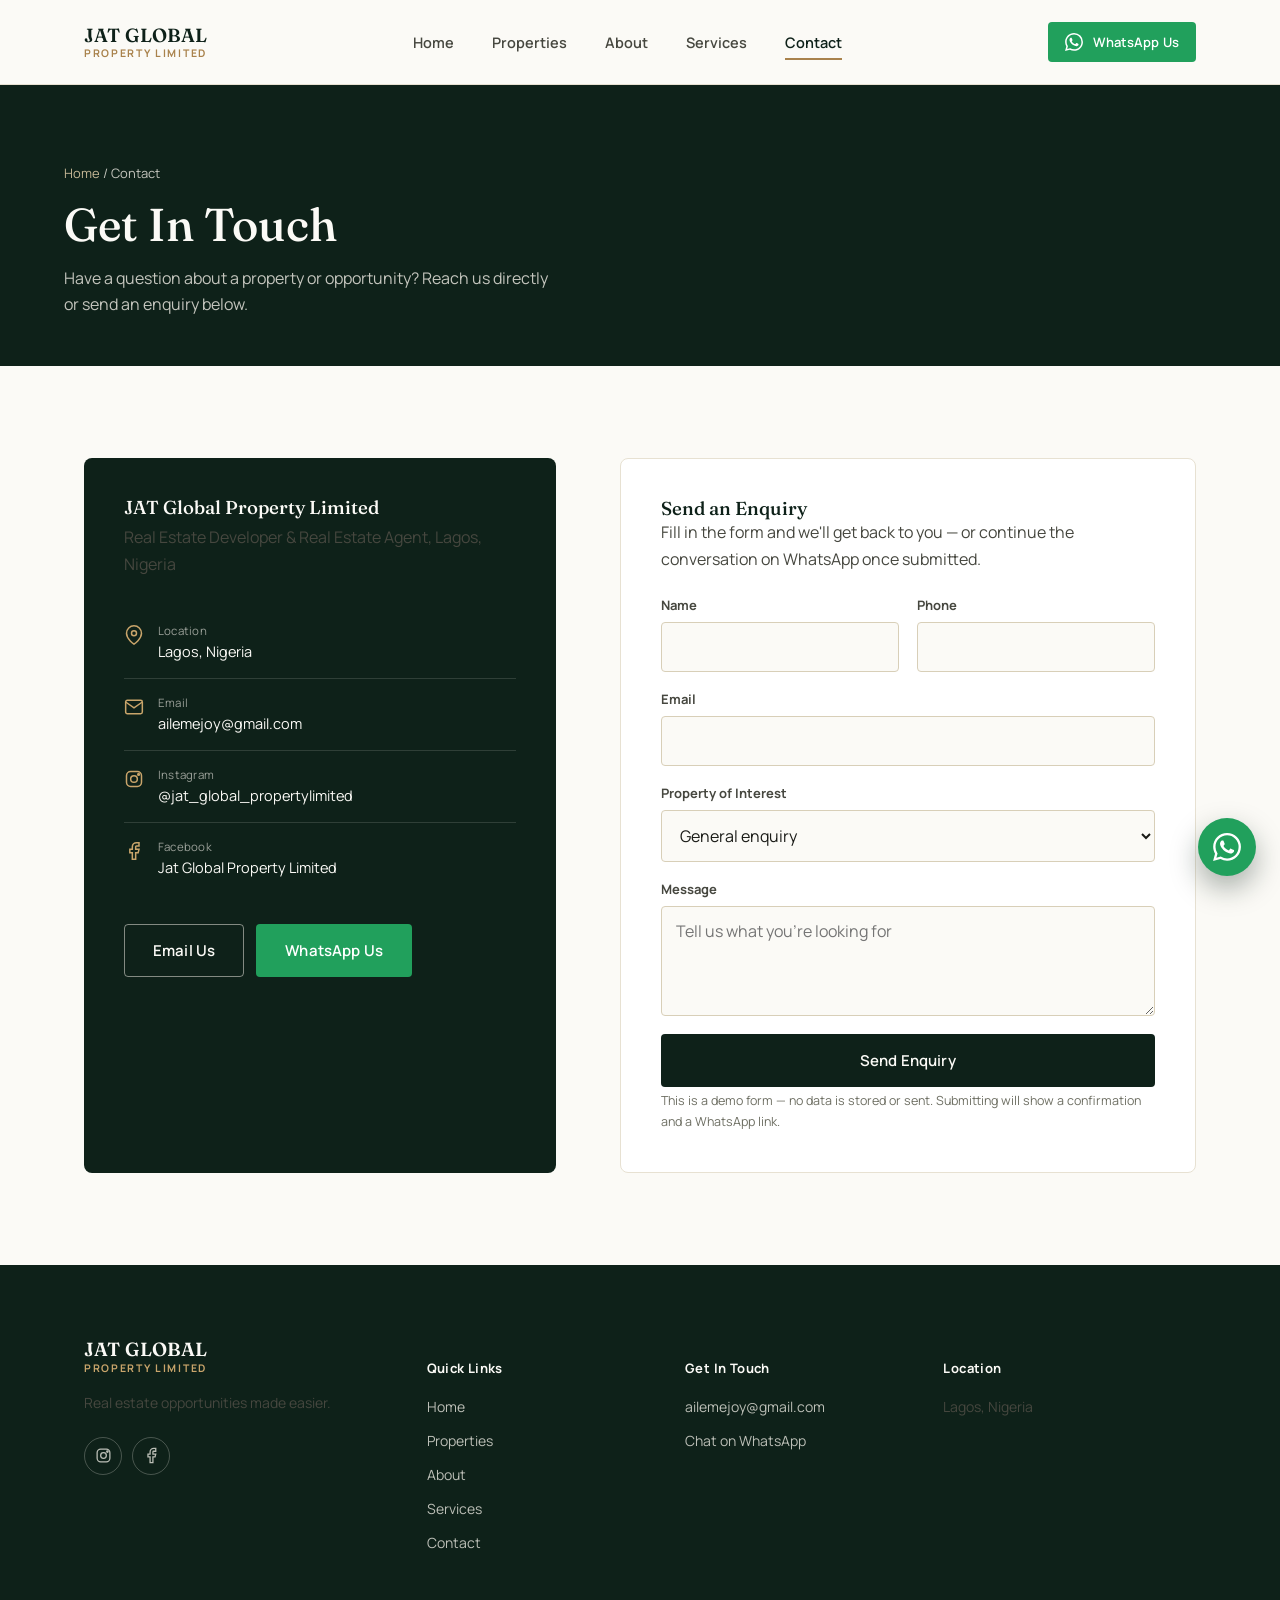
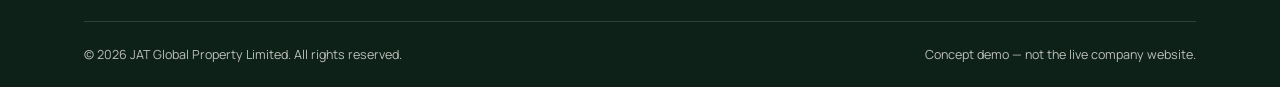
<file: contact.html>
<!DOCTYPE html>
<html lang="en">
<head>
<meta charset="UTF-8">
<meta name="viewport" content="width=device-width, initial-scale=1.0">
<title>Contact Us — JAT Global Property Limited</title>
<meta name="description" content="Contact JAT Global Property Limited in Lagos, Nigeria. Reach us on WhatsApp, email, Instagram or Facebook, or send an enquiry directly.">
<link rel="preconnect" href="https://fonts.googleapis.com">
<link rel="preconnect" href="https://fonts.gstatic.com" crossorigin>
<link href="https://fonts.googleapis.com/css2?family=Fraunces:opsz,wght@9..144,400;9..144,500;9..144,600&family=Manrope:wght@400;500;600;700;800&display=swap" rel="stylesheet">
<link rel="stylesheet" href="css/style.css">
<link rel="stylesheet" href="css/responsive.css">
</head>
<body>

<header class="navbar">
  <div class="container">
    <a href="index.html" class="brand">
      <span class="brand-line1">JAT GLOBAL</span>
      <span class="brand-line2">PROPERTY LIMITED</span>
    </a>
    <nav class="nav-links" aria-label="Primary">
      <a href="index.html">Home</a>
      <a href="properties.html">Properties</a>
      <a href="about.html">About</a>
      <a href="services.html">Services</a>
      <a href="contact.html">Contact</a>
    </nav>
    <div class="nav-cta">
      <a href="#" class="btn btn-whatsapp btn-sm" data-whatsapp="general">
        <svg class="btn-icon-wa" viewBox="0 0 24 24" fill="currentColor"><path d="M17.472 14.382c-.297-.149-1.758-.867-2.03-.967-.273-.099-.471-.148-.67.15-.197.297-.767.966-.94 1.164-.173.199-.347.223-.644.075-.297-.15-1.255-.463-2.39-1.475-.883-.788-1.48-1.761-1.653-2.059-.173-.297-.018-.458.13-.606.134-.133.298-.347.446-.52.149-.174.198-.298.298-.497.099-.198.05-.371-.025-.52-.075-.149-.669-1.612-.916-2.207-.242-.579-.487-.5-.669-.51-.173-.008-.371-.01-.57-.01-.198 0-.52.074-.792.372-.272.297-1.04 1.016-1.04 2.479 0 1.462 1.065 2.875 1.213 3.074.149.198 2.096 3.2 5.077 4.487.709.306 1.262.489 1.694.625.712.227 1.36.195 1.871.118.571-.085 1.758-.719 2.006-1.413.248-.694.248-1.288.173-1.413-.074-.124-.272-.198-.57-.347z"/><path d="M12.05 21.785h-.004a9.87 9.87 0 0 1-5.031-1.378l-.361-.214-3.741.982.998-3.648-.235-.374a9.86 9.86 0 0 1-1.51-5.256c.001-5.45 4.436-9.884 9.888-9.884 2.64 0 5.122 1.03 6.988 2.898a9.822 9.822 0 0 1 2.893 6.994c-.003 5.45-4.437 9.88-9.885 9.88zm8.413-18.297A11.815 11.815 0 0 0 12.05 0C5.495 0 .16 5.335.157 11.892c0 2.096.547 4.142 1.588 5.945L.057 24l6.304-1.654a11.87 11.87 0 0 0 5.684 1.448h.005c6.554 0 11.89-5.335 11.893-11.893a11.82 11.82 0 0 0-3.48-8.413z"/></svg>
        <span class="btn-label-full">WhatsApp Us</span>
      </a>
      <button class="nav-toggle" aria-label="Open menu" aria-expanded="false"><span></span><span></span><span></span></button>
    </div>
  </div>
</header>

<div class="mobile-nav">
  <a href="index.html">Home</a>
  <a href="properties.html">Properties</a>
  <a href="about.html">About</a>
  <a href="services.html">Services</a>
  <a href="contact.html">Contact</a>
  <a href="#" class="btn btn-whatsapp btn-block" data-whatsapp="general">Chat on WhatsApp</a>
</div>

<main>
  <div class="page-header">
    <div class="container">
      <p class="breadcrumb"><a href="index.html">Home</a> / Contact</p>
      <h1>Get In Touch</h1>
      <p>Have a question about a property or opportunity? Reach us directly or send an enquiry below.</p>
    </div>
  </div>

  <section class="section">
    <div class="container">
      <div class="contact-grid">
        <div class="contact-info-card reveal">
          <h3>JAT Global Property Limited</h3>
          <p>Real Estate Developer &amp; Real Estate Agent, Lagos, Nigeria</p>

          <div class="contact-line">
            <svg viewBox="0 0 24 24" fill="none" stroke="currentColor" stroke-width="1.8"><path d="M21 10c0 7-9 13-9 13s-9-6-9-13a9 9 0 0 1 18 0z"/><circle cx="12" cy="10" r="3"/></svg>
            <div><small>Location</small><span>Lagos, Nigeria</span></div>
          </div>
          <div class="contact-line">
            <svg viewBox="0 0 24 24" fill="none" stroke="currentColor" stroke-width="1.8"><rect x="2" y="4" width="20" height="16" rx="2"/><path d="M22 6l-10 7L2 6"/></svg>
            <div><small>Email</small><a href="mailto:ailemejoy@gmail.com">ailemejoy@gmail.com</a></div>
          </div>
          <div class="contact-line">
            <svg viewBox="0 0 24 24" fill="none" stroke="currentColor" stroke-width="1.8"><rect x="3" y="3" width="18" height="18" rx="5"/><circle cx="12" cy="12" r="4"/><circle cx="17.5" cy="6.5" r="1"/></svg>
            <div><small>Instagram</small><a href="https://instagram.com/jat_global_propertylimited" target="_blank" rel="noopener">@jat_global_propertylimited</a></div>
          </div>
          <div class="contact-line">
            <svg viewBox="0 0 24 24" fill="none" stroke="currentColor" stroke-width="1.8"><path d="M18 2h-3a5 5 0 0 0-5 5v3H7v4h3v8h4v-8h3l1-4h-4V7a1 1 0 0 1 1-1h3z"/></svg>
            <div><small>Facebook</small><a href="https://facebook.com/JatGlobalPropertyLimited" target="_blank" rel="noopener">Jat Global Property Limited</a></div>
          </div>

          <div style="display:flex;gap:12px;margin-top:30px;flex-wrap:wrap">
            <a href="mailto:ailemejoy@gmail.com" class="btn btn-outline-light">Email Us</a>
            <a href="#" class="btn btn-whatsapp" data-whatsapp="general">WhatsApp Us</a>
          </div>
        </div>

        <div class="form-card reveal">
          <div id="contact-form-wrap">
            <h3>Send an Enquiry</h3>
            <p style="margin-bottom:24px">Fill in the form and we'll get back to you — or continue the conversation on WhatsApp once submitted.</p>
            <form id="contact-form">
              <div class="form-row">
                <div class="form-group">
                  <label for="c-name">Name</label>
                  <input type="text" id="c-name" name="name" required>
                </div>
                <div class="form-group">
                  <label for="c-phone">Phone</label>
                  <input type="tel" id="c-phone" name="phone" required>
                </div>
              </div>
              <div class="form-group">
                <label for="c-email">Email</label>
                <input type="email" id="c-email" name="email" required>
              </div>
              <div class="form-group">
                <label for="c-property">Property of Interest</label>
                <select id="c-property" name="property">
                  <option value="">General enquiry</option>
                  <option>4-Bedroom Bungalow, Solace City</option>
                  <option>3-Bedroom Bungalow, Solace City</option>
                  <option>Serviced Plots, Alpha Garden City Resort</option>
                  <option>Investment Plots, Itura Garden Estate</option>
                  <option>Other / Not sure yet</option>
                </select>
              </div>
              <div class="form-group">
                <label for="c-message">Message</label>
                <textarea id="c-message" name="message" placeholder="Tell us what you're looking for" required></textarea>
              </div>
              <button type="submit" class="btn btn-primary btn-block">Send Enquiry</button>
              <p class="form-note">This is a demo form — no data is stored or sent. Submitting will show a confirmation and a WhatsApp link.</p>
            </form>
          </div>

          <div class="success-state" id="contact-success">
            <div class="success-icon">
              <svg viewBox="0 0 24 24" fill="none" stroke="currentColor" stroke-width="2.5"><polyline points="20 6 9 17 4 12"/></svg>
            </div>
            <h3>Enquiry Received</h3>
            <p>Thank you for reaching out — an agent will get back to you shortly. For a faster response, continue the conversation on WhatsApp.</p>
            <div class="success-actions">
              <a href="#" id="contact-success-whatsapp" class="btn btn-whatsapp" target="_blank" rel="noopener">Continue on WhatsApp</a>
            </div>
          </div>
        </div>
      </div>
    </div>
  </section>
</main>

<footer class="footer">
  <div class="container">
    <div class="footer-grid">
      <div class="footer-brand">
        <div class="brand-line1">JAT GLOBAL</div>
        <div class="brand-line2">PROPERTY LIMITED</div>
        <p class="footer-tagline">Real estate opportunities made easier.</p>
        <div class="footer-social" style="margin-top:22px">
          <a href="https://instagram.com/jat_global_propertylimited" target="_blank" rel="noopener" aria-label="Instagram"><svg viewBox="0 0 24 24" fill="none" stroke="currentColor" stroke-width="1.8"><rect x="3" y="3" width="18" height="18" rx="5"/><circle cx="12" cy="12" r="4"/><circle cx="17.5" cy="6.5" r="1"/></svg></a>
          <a href="https://facebook.com/JatGlobalPropertyLimited" target="_blank" rel="noopener" aria-label="Facebook"><svg viewBox="0 0 24 24" fill="none" stroke="currentColor" stroke-width="1.8"><path d="M18 2h-3a5 5 0 0 0-5 5v3H7v4h3v8h4v-8h3l1-4h-4V7a1 1 0 0 1 1-1h3z"/></svg></a>
        </div>
      </div>
      <div>
        <h5>Quick Links</h5>
        <ul class="footer-links">
          <li><a href="index.html">Home</a></li>
          <li><a href="properties.html">Properties</a></li>
          <li><a href="about.html">About</a></li>
          <li><a href="services.html">Services</a></li>
          <li><a href="contact.html">Contact</a></li>
        </ul>
      </div>
      <div>
        <h5>Get In Touch</h5>
        <ul class="footer-links">
          <li><a href="mailto:ailemejoy@gmail.com">ailemejoy@gmail.com</a></li>
          <li><a href="#" data-whatsapp="general">Chat on WhatsApp</a></li>
        </ul>
      </div>
      <div>
        <h5>Location</h5>
        <p style="font-size:14px">Lagos, Nigeria</p>
      </div>
    </div>
    <div class="footer-bottom">
      <span>© 2026 JAT Global Property Limited. All rights reserved.</span>
      <span>Concept demo — not the live company website.</span>
    </div>
  </div>
</footer>

<a href="#" class="float-whatsapp" data-whatsapp="general" aria-label="Chat on WhatsApp">
  <svg viewBox="0 0 24 24" fill="currentColor"><path d="M17.472 14.382c-.297-.149-1.758-.867-2.03-.967-.273-.099-.471-.148-.67.15-.197.297-.767.966-.94 1.164-.173.199-.347.223-.644.075-.297-.15-1.255-.463-2.39-1.475-.883-.788-1.48-1.761-1.653-2.059-.173-.297-.018-.458.13-.606.134-.133.298-.347.446-.52.149-.174.198-.298.298-.497.099-.198.05-.371-.025-.52-.075-.149-.669-1.612-.916-2.207-.242-.579-.487-.5-.669-.51-.173-.008-.371-.01-.57-.01-.198 0-.52.074-.792.372-.272.297-1.04 1.016-1.04 2.479 0 1.462 1.065 2.875 1.213 3.074.149.198 2.096 3.2 5.077 4.487.709.306 1.262.489 1.694.625.712.227 1.36.195 1.871.118.571-.085 1.758-.719 2.006-1.413.248-.694.248-1.288.173-1.413-.074-.124-.272-.198-.57-.347z"/><path d="M12.05 21.785h-.004a9.87 9.87 0 0 1-5.031-1.378l-.361-.214-3.741.982.998-3.648-.235-.374a9.86 9.86 0 0 1-1.51-5.256c.001-5.45 4.436-9.884 9.888-9.884 2.64 0 5.122 1.03 6.988 2.898a9.822 9.822 0 0 1 2.893 6.994c-.003 5.45-4.437 9.88-9.885 9.88zm8.413-18.297A11.815 11.815 0 0 0 12.05 0C5.495 0 .16 5.335.157 11.892c0 2.096.547 4.142 1.588 5.945L.057 24l6.304-1.654a11.87 11.87 0 0 0 5.684 1.448h.005c6.554 0 11.89-5.335 11.893-11.893a11.82 11.82 0 0 0-3.48-8.413z"/></svg>
</a>

<script src="js/data.js"></script>
<script src="js/whatsapp.js"></script>
<script src="js/main.js"></script>
</body>
</html>
</file>
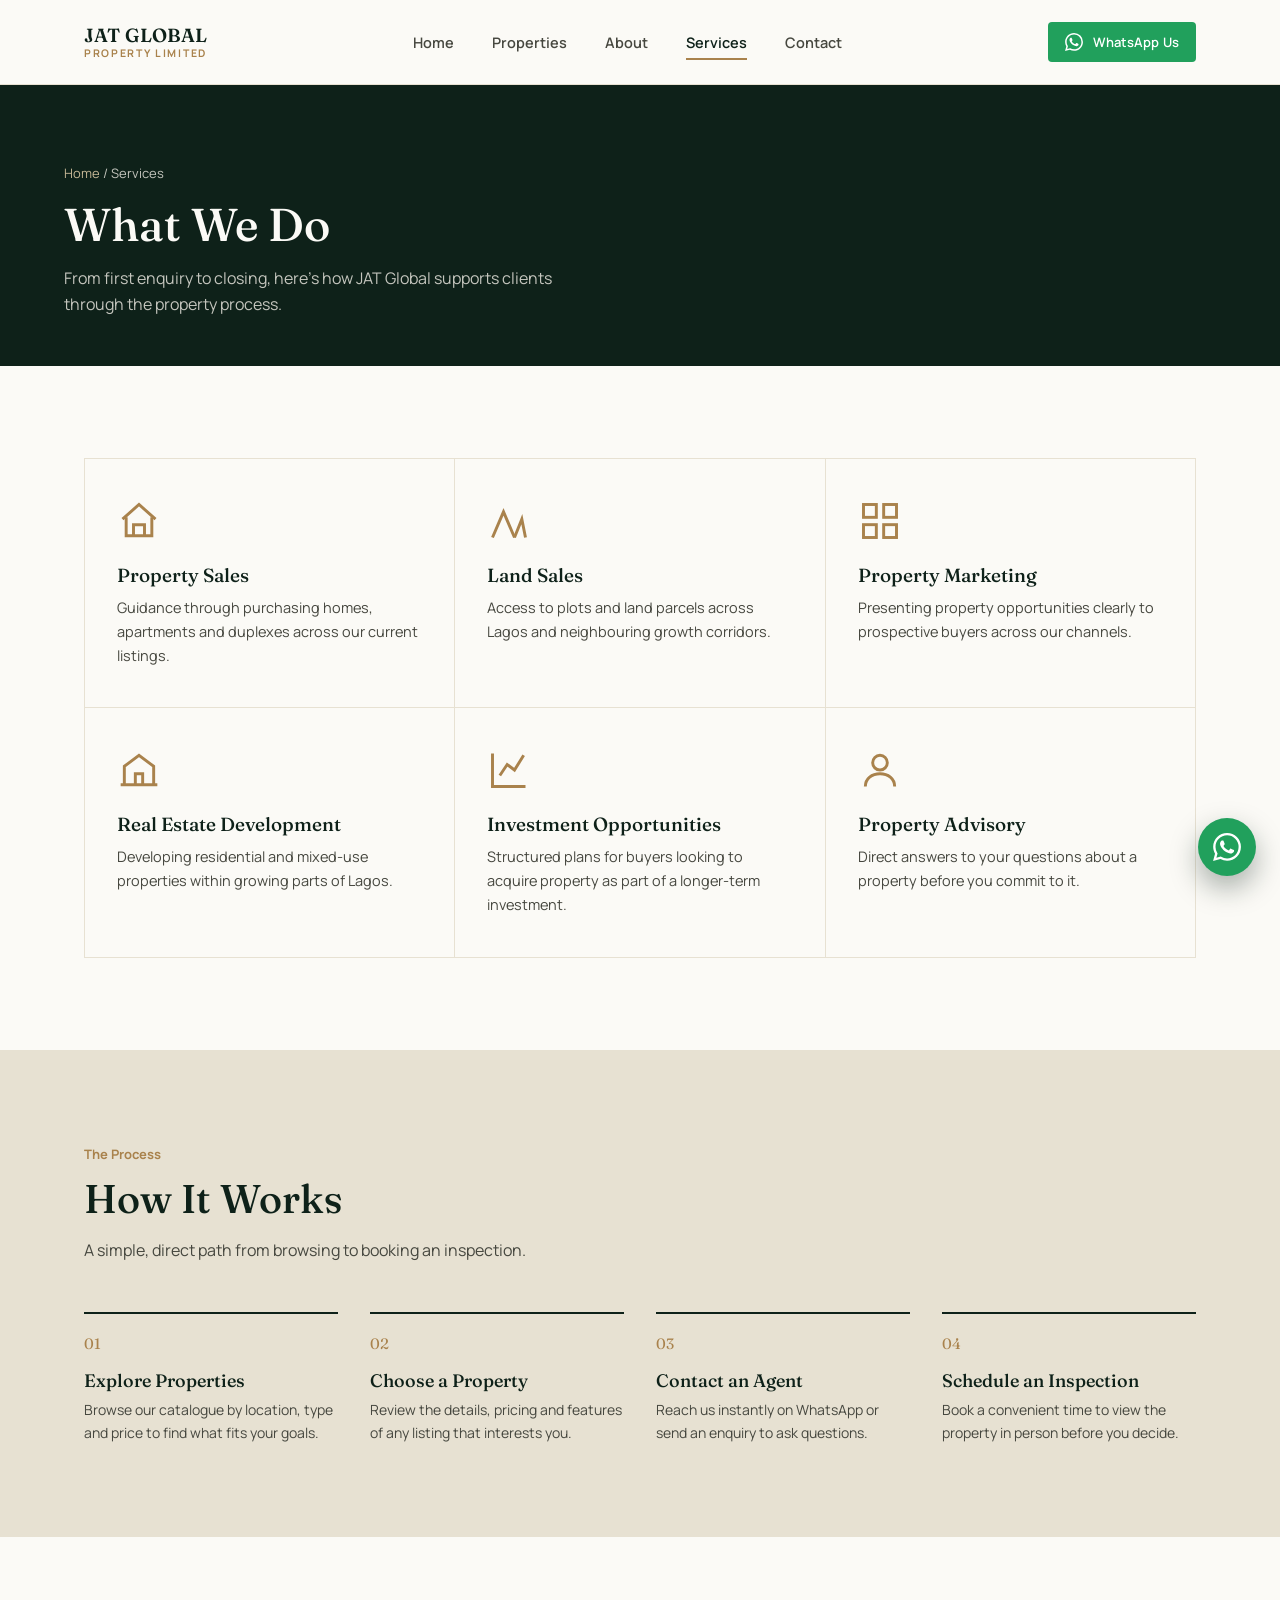
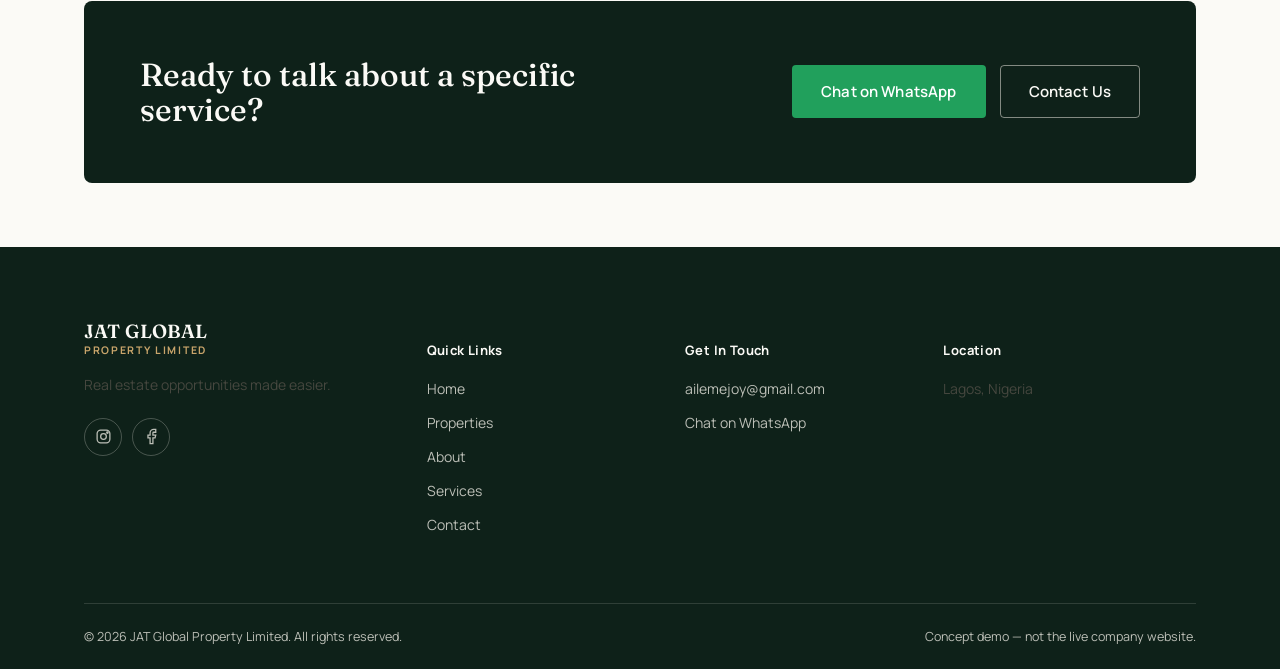
<file: services.html>
<!DOCTYPE html>
<html lang="en">
<head>
<meta charset="UTF-8">
<meta name="viewport" content="width=device-width, initial-scale=1.0">
<title>Services — JAT Global Property Limited</title>
<meta name="description" content="Property sales, land sales, marketing, development, investment opportunities and advisory services from JAT Global Property Limited.">
<link rel="preconnect" href="https://fonts.googleapis.com">
<link rel="preconnect" href="https://fonts.gstatic.com" crossorigin>
<link href="https://fonts.googleapis.com/css2?family=Fraunces:opsz,wght@9..144,400;9..144,500;9..144,600&family=Manrope:wght@400;500;600;700;800&display=swap" rel="stylesheet">
<link rel="stylesheet" href="css/style.css">
<link rel="stylesheet" href="css/responsive.css">
</head>
<body>

<header class="navbar">
  <div class="container">
    <a href="index.html" class="brand">
      <span class="brand-line1">JAT GLOBAL</span>
      <span class="brand-line2">PROPERTY LIMITED</span>
    </a>
    <nav class="nav-links" aria-label="Primary">
      <a href="index.html">Home</a>
      <a href="properties.html">Properties</a>
      <a href="about.html">About</a>
      <a href="services.html">Services</a>
      <a href="contact.html">Contact</a>
    </nav>
    <div class="nav-cta">
      <a href="#" class="btn btn-whatsapp btn-sm" data-whatsapp="general">
        <svg class="btn-icon-wa" viewBox="0 0 24 24" fill="currentColor"><path d="M17.472 14.382c-.297-.149-1.758-.867-2.03-.967-.273-.099-.471-.148-.67.15-.197.297-.767.966-.94 1.164-.173.199-.347.223-.644.075-.297-.15-1.255-.463-2.39-1.475-.883-.788-1.48-1.761-1.653-2.059-.173-.297-.018-.458.13-.606.134-.133.298-.347.446-.52.149-.174.198-.298.298-.497.099-.198.05-.371-.025-.52-.075-.149-.669-1.612-.916-2.207-.242-.579-.487-.5-.669-.51-.173-.008-.371-.01-.57-.01-.198 0-.52.074-.792.372-.272.297-1.04 1.016-1.04 2.479 0 1.462 1.065 2.875 1.213 3.074.149.198 2.096 3.2 5.077 4.487.709.306 1.262.489 1.694.625.712.227 1.36.195 1.871.118.571-.085 1.758-.719 2.006-1.413.248-.694.248-1.288.173-1.413-.074-.124-.272-.198-.57-.347z"/><path d="M12.05 21.785h-.004a9.87 9.87 0 0 1-5.031-1.378l-.361-.214-3.741.982.998-3.648-.235-.374a9.86 9.86 0 0 1-1.51-5.256c.001-5.45 4.436-9.884 9.888-9.884 2.64 0 5.122 1.03 6.988 2.898a9.822 9.822 0 0 1 2.893 6.994c-.003 5.45-4.437 9.88-9.885 9.88zm8.413-18.297A11.815 11.815 0 0 0 12.05 0C5.495 0 .16 5.335.157 11.892c0 2.096.547 4.142 1.588 5.945L.057 24l6.304-1.654a11.87 11.87 0 0 0 5.684 1.448h.005c6.554 0 11.89-5.335 11.893-11.893a11.82 11.82 0 0 0-3.48-8.413z"/></svg>
        <span class="btn-label-full">WhatsApp Us</span>
      </a>
      <button class="nav-toggle" aria-label="Open menu" aria-expanded="false"><span></span><span></span><span></span></button>
    </div>
  </div>
</header>

<div class="mobile-nav">
  <a href="index.html">Home</a>
  <a href="properties.html">Properties</a>
  <a href="about.html">About</a>
  <a href="services.html">Services</a>
  <a href="contact.html">Contact</a>
  <a href="#" class="btn btn-whatsapp btn-block" data-whatsapp="general">Chat on WhatsApp</a>
</div>

<main>
  <div class="page-header">
    <div class="container">
      <p class="breadcrumb"><a href="index.html">Home</a> / Services</p>
      <h1>What We Do</h1>
      <p>From first enquiry to closing, here's how JAT Global supports clients through the property process.</p>
    </div>
  </div>

  <section class="section">
    <div class="container">
      <div class="services-grid">
        <div class="service-card reveal">
          <div class="service-icon"><svg viewBox="0 0 24 24" fill="none" stroke="currentColor" stroke-width="1.6"><path d="M3 11l9-8 9 8"/><path d="M5 10v10h14V10"/><path d="M9 20v-6h6v6"/></svg></div>
          <h3>Property Sales</h3>
          <p>Guidance through purchasing homes, apartments and duplexes across our current listings.</p>
        </div>
        <div class="service-card reveal">
          <div class="service-icon"><svg viewBox="0 0 24 24" fill="none" stroke="currentColor" stroke-width="1.6"><path d="M3 21l6-14 6 14"/><path d="M15 21l4-10 2 10"/></svg></div>
          <h3>Land Sales</h3>
          <p>Access to plots and land parcels across Lagos and neighbouring growth corridors.</p>
        </div>
        <div class="service-card reveal">
          <div class="service-icon"><svg viewBox="0 0 24 24" fill="none" stroke="currentColor" stroke-width="1.6"><rect x="3" y="3" width="7" height="7"/><rect x="14" y="3" width="7" height="7"/><rect x="3" y="14" width="7" height="7"/><rect x="14" y="14" width="7" height="7"/></svg></div>
          <h3>Property Marketing</h3>
          <p>Presenting property opportunities clearly to prospective buyers across our channels.</p>
        </div>
        <div class="service-card reveal">
          <div class="service-icon"><svg viewBox="0 0 24 24" fill="none" stroke="currentColor" stroke-width="1.6"><path d="M2 20h20"/><path d="M4 20V10l8-6 8 6v10"/><path d="M10 20v-6h4v6"/></svg></div>
          <h3>Real Estate Development</h3>
          <p>Developing residential and mixed-use properties within growing parts of Lagos.</p>
        </div>
        <div class="service-card reveal">
          <div class="service-icon"><svg viewBox="0 0 24 24" fill="none" stroke="currentColor" stroke-width="1.6"><path d="M3 3v18h18"/><path d="M7 15l4-6 4 3 5-8"/></svg></div>
          <h3>Investment Opportunities</h3>
          <p>Structured plans for buyers looking to acquire property as part of a longer-term investment.</p>
        </div>
        <div class="service-card reveal">
          <div class="service-icon"><svg viewBox="0 0 24 24" fill="none" stroke="currentColor" stroke-width="1.6"><circle cx="12" cy="8" r="4"/><path d="M4 21c0-4.4 3.6-7 8-7s8 2.6 8 7"/></svg></div>
          <h3>Property Advisory</h3>
          <p>Direct answers to your questions about a property before you commit to it.</p>
        </div>
      </div>
    </div>
  </section>

  <section class="section section-alt">
    <div class="container">
      <div class="section-head reveal">
        <span class="section-kicker">The Process</span>
        <h2>How It Works</h2>
        <p>A simple, direct path from browsing to booking an inspection.</p>
      </div>
      <div class="steps-grid">
        <div class="step reveal"><span class="step-number">01</span><h4>Explore Properties</h4><p>Browse our catalogue by location, type and price to find what fits your goals.</p></div>
        <div class="step reveal"><span class="step-number">02</span><h4>Choose a Property</h4><p>Review the details, pricing and features of any listing that interests you.</p></div>
        <div class="step reveal"><span class="step-number">03</span><h4>Contact an Agent</h4><p>Reach us instantly on WhatsApp or send an enquiry to ask questions.</p></div>
        <div class="step reveal"><span class="step-number">04</span><h4>Schedule an Inspection</h4><p>Book a convenient time to view the property in person before you decide.</p></div>
      </div>
    </div>
  </section>

  <section class="section-tight">
    <div class="container">
      <div class="cta-band reveal">
        <h3>Ready to talk about a specific service?</h3>
        <div class="cta-band-actions">
          <a href="#" class="btn btn-whatsapp" data-whatsapp="general">Chat on WhatsApp</a>
          <a href="contact.html" class="btn btn-outline-light">Contact Us</a>
        </div>
      </div>
    </div>
  </section>
</main>

<footer class="footer">
  <div class="container">
    <div class="footer-grid">
      <div class="footer-brand">
        <div class="brand-line1">JAT GLOBAL</div>
        <div class="brand-line2">PROPERTY LIMITED</div>
        <p class="footer-tagline">Real estate opportunities made easier.</p>
        <div class="footer-social" style="margin-top:22px">
          <a href="https://instagram.com/jat_global_propertylimited" target="_blank" rel="noopener" aria-label="Instagram"><svg viewBox="0 0 24 24" fill="none" stroke="currentColor" stroke-width="1.8"><rect x="3" y="3" width="18" height="18" rx="5"/><circle cx="12" cy="12" r="4"/><circle cx="17.5" cy="6.5" r="1"/></svg></a>
          <a href="https://facebook.com/JatGlobalPropertyLimited" target="_blank" rel="noopener" aria-label="Facebook"><svg viewBox="0 0 24 24" fill="none" stroke="currentColor" stroke-width="1.8"><path d="M18 2h-3a5 5 0 0 0-5 5v3H7v4h3v8h4v-8h3l1-4h-4V7a1 1 0 0 1 1-1h3z"/></svg></a>
        </div>
      </div>
      <div>
        <h5>Quick Links</h5>
        <ul class="footer-links">
          <li><a href="index.html">Home</a></li>
          <li><a href="properties.html">Properties</a></li>
          <li><a href="about.html">About</a></li>
          <li><a href="services.html">Services</a></li>
          <li><a href="contact.html">Contact</a></li>
        </ul>
      </div>
      <div>
        <h5>Get In Touch</h5>
        <ul class="footer-links">
          <li><a href="mailto:ailemejoy@gmail.com">ailemejoy@gmail.com</a></li>
          <li><a href="#" data-whatsapp="general">Chat on WhatsApp</a></li>
        </ul>
      </div>
      <div>
        <h5>Location</h5>
        <p style="font-size:14px">Lagos, Nigeria</p>
      </div>
    </div>
    <div class="footer-bottom">
      <span>© 2026 JAT Global Property Limited. All rights reserved.</span>
      <span>Concept demo — not the live company website.</span>
    </div>
  </div>
</footer>

<a href="#" class="float-whatsapp" data-whatsapp="general" aria-label="Chat on WhatsApp">
  <svg viewBox="0 0 24 24" fill="currentColor"><path d="M17.472 14.382c-.297-.149-1.758-.867-2.03-.967-.273-.099-.471-.148-.67.15-.197.297-.767.966-.94 1.164-.173.199-.347.223-.644.075-.297-.15-1.255-.463-2.39-1.475-.883-.788-1.48-1.761-1.653-2.059-.173-.297-.018-.458.13-.606.134-.133.298-.347.446-.52.149-.174.198-.298.298-.497.099-.198.05-.371-.025-.52-.075-.149-.669-1.612-.916-2.207-.242-.579-.487-.5-.669-.51-.173-.008-.371-.01-.57-.01-.198 0-.52.074-.792.372-.272.297-1.04 1.016-1.04 2.479 0 1.462 1.065 2.875 1.213 3.074.149.198 2.096 3.2 5.077 4.487.709.306 1.262.489 1.694.625.712.227 1.36.195 1.871.118.571-.085 1.758-.719 2.006-1.413.248-.694.248-1.288.173-1.413-.074-.124-.272-.198-.57-.347z"/><path d="M12.05 21.785h-.004a9.87 9.87 0 0 1-5.031-1.378l-.361-.214-3.741.982.998-3.648-.235-.374a9.86 9.86 0 0 1-1.51-5.256c.001-5.45 4.436-9.884 9.888-9.884 2.64 0 5.122 1.03 6.988 2.898a9.822 9.822 0 0 1 2.893 6.994c-.003 5.45-4.437 9.88-9.885 9.88zm8.413-18.297A11.815 11.815 0 0 0 12.05 0C5.495 0 .16 5.335.157 11.892c0 2.096.547 4.142 1.588 5.945L.057 24l6.304-1.654a11.87 11.87 0 0 0 5.684 1.448h.005c6.554 0 11.89-5.335 11.893-11.893a11.82 11.82 0 0 0-3.48-8.413z"/></svg>
</a>

<script src="js/data.js"></script>
<script src="js/whatsapp.js"></script>
<script src="js/main.js"></script>
</body>
</html>
</file>
<file: css/style.css>
/* ==========================================================================
   JAT GLOBAL PROPERTY LIMITED — DESIGN SYSTEM
   ========================================================================== */

:root {
  /* Color */
  --forest-950: #0E2119;
  --forest-900: #14301F;
  --forest-700: #1F4A30;
  --forest-500: #2E6B45;
  --gold-600: #A9824C;
  --gold-400: #C9A56B;
  --gold-200: #E6D2AC;
  --cream-100: #F7F4EC;
  --cream-50: #FBFAF6;
  --stone-200: #E7E1D2;
  --stone-300: #D8CFB8;
  --ink-900: #191A16;
  --ink-700: #46473F;
  --ink-500: #6E6F63;
  --white: #FFFFFF;

  /* Type */
  --font-display: "Fraunces", "Iowan Old Style", Georgia, serif;
  --font-body: "Manrope", "Segoe UI", Helvetica, Arial, sans-serif;

  /* Layout */
  --max-width: 1240px;
  --gutter: clamp(20px, 5vw, 64px);
  --radius-sm: 4px;
  --radius-md: 8px;

  /* Motion */
  --ease: cubic-bezier(0.22, 0.61, 0.36, 1);
}

/* ---------- Reset ---------- */
*, *::before, *::after { box-sizing: border-box; }
html { scroll-behavior: smooth; }
body {
  margin: 0;
  font-family: var(--font-body);
  color: var(--ink-900);
  background: var(--cream-50);
  -webkit-font-smoothing: antialiased;
  overflow-x: hidden;
}
img { max-width: 100%; display: block; }
a { color: inherit; text-decoration: none; }
ul { list-style: none; margin: 0; padding: 0; }
button { font-family: inherit; cursor: pointer; }
input, select, textarea { font-family: inherit; font-size: 16px; }
h1, h2, h3, h4 { font-family: var(--font-display); font-weight: 500; line-height: 1.1; margin: 0; color: var(--forest-950); }
p { margin: 0; line-height: 1.65; color: var(--ink-700); }

:focus-visible {
  outline: 2px solid var(--gold-600);
  outline-offset: 3px;
}

@media (prefers-reduced-motion: reduce) {
  *, *::before, *::after { animation-duration: 0.001ms !important; transition-duration: 0.001ms !important; scroll-behavior: auto !important; }
}

.container {
  max-width: var(--max-width);
  margin: 0 auto;
  padding: 0 var(--gutter);
}

.visually-hidden {
  position: absolute; width: 1px; height: 1px; padding: 0; margin: -1px;
  overflow: hidden; clip: rect(0,0,0,0); white-space: nowrap; border: 0;
}

/* ---------- Buttons ---------- */
.btn {
  display: inline-flex;
  align-items: center;
  justify-content: center;
  gap: 10px;
  padding: 15px 28px;
  border-radius: var(--radius-sm);
  font-size: 15px;
  font-weight: 600;
  letter-spacing: 0.01em;
  border: 1px solid transparent;
  transition: background-color 220ms var(--ease), color 220ms var(--ease), border-color 220ms var(--ease), transform 220ms var(--ease);
  white-space: nowrap;
}
.btn:active { transform: translateY(1px); }
.btn-primary { background: var(--forest-950); color: var(--cream-50); }
.btn-primary:hover { background: var(--forest-700); }
.btn-gold { background: var(--gold-600); color: var(--forest-950); }
.btn-gold:hover { background: var(--gold-400); }
.btn-outline { background: transparent; color: var(--forest-950); border-color: var(--forest-950); }
.btn-outline:hover { background: var(--forest-950); color: var(--cream-50); }
.btn-outline-light { background: transparent; color: var(--cream-50); border-color: rgba(247,244,236,0.5); }
.btn-outline-light:hover { background: var(--cream-50); color: var(--forest-950); border-color: var(--cream-50); }
.btn-whatsapp { background: #21A05C; color: var(--white); }
.btn-whatsapp:hover { background: #1c8a4f; }
.btn-block { width: 100%; }
.btn-sm { padding: 10px 16px; font-size: 13px; }

.btn-icon-wa {
  width: 18px; height: 18px; flex-shrink: 0;
}

/* ---------- Top notice bar ---------- */
.notice-bar {
  background: var(--forest-950);
  color: var(--stone-200);
  font-size: 13px;
  text-align: center;
  padding: 9px var(--gutter);
  letter-spacing: 0.01em;
}
.notice-bar a { color: var(--gold-200); border-bottom: 1px solid rgba(230,210,172,0.4); }

/* ---------- Navbar ---------- */
.navbar {
  position: sticky;
  top: 0;
  z-index: 100;
  background: rgba(251, 250, 246, 0.92);
  backdrop-filter: blur(10px);
  border-bottom: 1px solid var(--stone-200);
}
.navbar .container {
  display: flex;
  align-items: center;
  justify-content: space-between;
  height: 84px;
}
.brand {
  display: flex;
  flex-direction: column;
  line-height: 1.15;
}
.brand-line1 {
  font-family: var(--font-display);
  font-size: 19px;
  font-weight: 600;
  color: var(--forest-950);
  letter-spacing: 0.01em;
}
.brand-line2 {
  font-size: 10.5px;
  font-weight: 700;
  letter-spacing: 0.16em;
  color: var(--gold-600);
}
.nav-links {
  display: flex;
  align-items: center;
  gap: 38px;
}
.nav-links a {
  font-size: 14.5px;
  font-weight: 600;
  color: var(--ink-700);
  position: relative;
  padding: 6px 0;
  transition: color 200ms var(--ease);
}
.nav-links a:hover, .nav-links a.active { color: var(--forest-950); }
.nav-links a.active::after {
  content: "";
  position: absolute;
  left: 0; right: 0; bottom: -2px;
  height: 2px;
  background: var(--gold-600);
}
.nav-cta { display: flex; align-items: center; gap: 14px; }
.nav-toggle {
  display: none;
  background: none;
  border: none;
  padding: 8px;
  flex-direction: column;
  gap: 5px;
}
.nav-toggle span {
  width: 24px; height: 2px; background: var(--forest-950); display: block; transition: transform 220ms var(--ease), opacity 220ms var(--ease);
}
.nav-toggle.is-open span:nth-child(1) { transform: translateY(7px) rotate(45deg); }
.nav-toggle.is-open span:nth-child(2) { opacity: 0; }
.nav-toggle.is-open span:nth-child(3) { transform: translateY(-7px) rotate(-45deg); }

.mobile-nav {
  display: none;
  position: fixed;
  inset: 84px 0 0 0;
  background: var(--cream-50);
  z-index: 99;
  padding: 32px var(--gutter);
  overflow-y: auto;
}
.mobile-nav.is-open { display: block; }
.mobile-nav a {
  display: block;
  font-family: var(--font-display);
  font-size: 26px;
  padding: 16px 0;
  border-bottom: 1px solid var(--stone-200);
  color: var(--forest-950);
}
.mobile-nav .btn { margin-top: 28px; }

/* ---------- Hero ---------- */
.hero {
  position: relative;
  background: var(--forest-950);
  color: var(--cream-50);
  overflow: hidden;
}
.hero-media {
  position: absolute;
  inset: 0;
}
.hero-media img {
  width: 100%; height: 100%; object-fit: cover;
  opacity: 0.55;
}
.hero-media::after {
  content: "";
  position: absolute;
  inset: 0;
  background: linear-gradient(180deg, rgba(14,33,25,0.55) 0%, rgba(14,33,25,0.88) 78%, rgba(14,33,25,0.97) 100%);
}
.hero-inner {
  position: relative;
  padding: 108px var(--gutter) 64px;
  max-width: var(--max-width);
  margin: 0 auto;
}
.hero-eyebrow {
  font-size: 13.5px;
  font-weight: 600;
  color: var(--gold-200);
  margin-bottom: 20px;
}
.hero h1 {
  font-size: clamp(38px, 5.6vw, 68px);
  color: var(--cream-50);
  max-width: 16ch;
  margin-bottom: 22px;
}
.hero-sub {
  font-size: clamp(16px, 2vw, 19px);
  color: rgba(247,244,236,0.82);
  max-width: 46ch;
  margin-bottom: 36px;
}
.hero-actions {
  display: flex;
  gap: 16px;
  flex-wrap: wrap;
  margin-bottom: 56px;
}

/* Search panel */
.search-panel {
  position: relative;
  background: var(--cream-50);
  border-radius: var(--radius-md);
  padding: 26px;
  box-shadow: 0 30px 60px rgba(6,15,10,0.35);
}
.search-panel form {
  display: grid;
  grid-template-columns: repeat(3, 1fr) auto;
  gap: 16px;
  align-items: end;
}
.field {
  display: flex;
  flex-direction: column;
  gap: 8px;
  width: 100%;
  max-width: none;
  min-width: 0;
}
.field label {
  font-size: 12px;
  font-weight: 700;
  letter-spacing: 0.03em;
  color: var(--ink-500);
}
.field select, .field input {
  border: 1px solid var(--stone-300);
  border-radius: var(--radius-sm);
  padding: 13px 14px;
  background: var(--white);
  color: var(--ink-900);
}
.field select:focus, .field input:focus { border-color: var(--forest-500); }

/* ---------- Section shell ---------- */
.section { padding: 92px 0; }
.section-tight { padding: 64px 0; }
.section-alt { background: var(--stone-200); }
.section-dark { background: var(--forest-950); color: var(--cream-50); }
.section-dark h2, .section-dark h3 { color: var(--cream-50); }
.section-dark p { color: rgba(247,244,236,0.78); }

.section-head { max-width: 640px; margin-bottom: 48px; }
.section-head.center { margin-left: auto; margin-right: auto; text-align: center; }
.section-kicker {
  display: inline-block;
  font-size: 13px;
  font-weight: 700;
  color: var(--gold-600);
  margin-bottom: 14px;
}
.section-head h2 { font-size: clamp(28px, 3.4vw, 40px); margin-bottom: 16px; }

/* ---------- Intro / trust ---------- */
.intro-grid {
  display: grid;
  grid-template-columns: 1.1fr 0.9fr;
  gap: 64px;
  align-items: start;
}
.intro-copy p + p { margin-top: 16px; }
.intro-points {
  display: flex;
  flex-direction: column;
  gap: 20px;
}
.intro-point {
  display: flex;
  gap: 16px;
  padding: 20px 0;
  border-top: 1px solid var(--stone-200);
}
.intro-point:first-child { border-top: none; padding-top: 0; }
.intro-point-mark {
  font-family: var(--font-display);
  font-size: 20px;
  color: var(--gold-600);
  flex-shrink: 0;
  width: 32px;
}
.intro-point h4 { font-size: 16.5px; margin-bottom: 4px; }
.intro-point p { font-size: 14.5px; }

/* ---------- Property cards ---------- */
.property-grid {
  display: grid;
  grid-template-columns: repeat(3, 1fr);
  gap: 28px;
}
.property-card {
  background: var(--white);
  border: 1px solid var(--stone-200);
  border-radius: var(--radius-md);
  overflow: hidden;
  display: flex;
  flex-direction: column;
  transition: box-shadow 260ms var(--ease), transform 260ms var(--ease), border-color 260ms var(--ease);
}
.property-card:hover {
  box-shadow: 0 24px 48px rgba(14,33,25,0.14);
  transform: translateY(-4px);
  border-color: var(--stone-300);
}
.property-media { position: relative; aspect-ratio: 4/3; overflow: hidden; background: var(--stone-200); }
.property-media img { width: 100%; height: 100%; object-fit: cover; transition: transform 500ms var(--ease); }
.property-card:hover .property-media img { transform: scale(1.06); }
.property-badge {
  position: absolute; top: 14px; left: 14px;
  background: var(--gold-600); color: var(--forest-950);
  font-size: 11.5px; font-weight: 700; letter-spacing: 0.02em;
  padding: 6px 12px; border-radius: 100px;
}
.property-status {
  position: absolute; top: 14px; right: 14px;
  background: rgba(14,33,25,0.82); color: var(--cream-50);
  font-size: 11px; font-weight: 600;
  padding: 6px 11px; border-radius: 100px;
}
.property-body { padding: 22px 22px 24px; display: flex; flex-direction: column; gap: 12px; flex: 1; }
.property-type { font-size: 12px; font-weight: 700; color: var(--gold-600); letter-spacing: 0.02em; }
.property-title { font-size: 19px; }
.property-location { display: flex; align-items: center; gap: 6px; font-size: 13.5px; color: var(--ink-500); }
.property-meta { display: flex; gap: 16px; font-size: 13px; color: var(--ink-500); padding-top: 4px; border-top: 1px solid var(--stone-200); margin-top: 2px; }
.property-price { font-family: var(--font-display); font-size: 22px; color: var(--forest-950); margin-top: 2px; }
.property-price span { font-family: var(--font-body); font-size: 12px; color: var(--ink-500); font-weight: 600; display: block; }
.property-actions { display: flex; gap: 10px; margin-top: auto; padding-top: 10px; }
.property-actions .btn { flex: 1; padding: 12px 14px; font-size: 13.5px; }

.section-foot { text-align: center; margin-top: 48px; }

/* ---------- Services ---------- */
.services-grid { display: grid; grid-template-columns: repeat(3, 1fr); gap: 1px; background: var(--stone-200); border: 1px solid var(--stone-200); }
.service-card { background: var(--cream-50); padding: 40px 32px; }
.service-icon { width: 44px; height: 44px; margin-bottom: 22px; color: var(--gold-600); }
.service-card h3 { font-size: 19px; margin-bottom: 10px; }
.service-card p { font-size: 14.5px; }

/* ---------- Why choose us ---------- */
.why-grid { display: grid; grid-template-columns: repeat(2, 1fr); gap: 1px; }
.why-item { display: flex; gap: 18px; padding: 26px 8px; border-bottom: 1px solid rgba(247,244,236,0.14); }
.why-mark { width: 22px; height: 22px; flex-shrink: 0; color: var(--gold-400); margin-top: 3px; }
.why-item h4 { color: var(--cream-50); font-size: 16px; margin-bottom: 5px; }
.why-item p { font-size: 14px; }

/* ---------- How it works ---------- */
.steps-grid { display: grid; grid-template-columns: repeat(4, 1fr); gap: 32px; }
.step { position: relative; padding-top: 20px; border-top: 2px solid var(--forest-950); }
.step-number { font-family: var(--font-display); font-size: 15px; color: var(--gold-600); margin-bottom: 18px; display: block; }
.step h4 { font-size: 18px; margin-bottom: 8px; }
.step p { font-size: 14px; }

/* ---------- About ---------- */
.about-grid { display: grid; grid-template-columns: 0.9fr 1.1fr; gap: 64px; align-items: center; }
.about-media { position: relative; }
.about-media img { border-radius: var(--radius-md); }
.about-stat {
  position: absolute; bottom: -24px; left: -24px;
  background: var(--cream-50);
  border: 1px solid var(--stone-200);
  border-radius: var(--radius-sm);
  padding: 18px 22px;
  box-shadow: 0 20px 40px rgba(14,33,25,0.12);
}
.about-stat strong { display: block; font-family: var(--font-display); font-size: 26px; color: var(--forest-950); }
.about-stat span { font-size: 12.5px; color: var(--ink-500); }

/* ---------- CTA band ---------- */
.cta-band {
  background: var(--forest-950);
  color: var(--cream-50);
  border-radius: var(--radius-md);
  padding: 56px;
  display: flex;
  align-items: center;
  justify-content: space-between;
  gap: 32px;
  flex-wrap: wrap;
}
.cta-band h3 { color: var(--cream-50); font-size: clamp(24px, 3vw, 32px); max-width: 22ch; }
.cta-band-actions { display: flex; gap: 14px; flex-wrap: wrap; }

/* ---------- Contact ---------- */
.contact-grid { display: grid; grid-template-columns: 0.9fr 1.1fr; gap: 64px; }
.contact-info-card {
  background: var(--forest-950);
  color: var(--cream-50);
  border-radius: var(--radius-md);
  padding: 40px;
}
.contact-info-card h3 { color: var(--cream-50); margin-bottom: 6px; }
.contact-info-card > p { margin-bottom: 30px; }
.contact-line { display: flex; gap: 14px; padding: 16px 0; border-top: 1px solid rgba(247,244,236,0.14); }
.contact-line:first-of-type { border-top: none; }
.contact-line svg { width: 20px; height: 20px; flex-shrink: 0; color: var(--gold-400); margin-top: 2px; }
.contact-line a, .contact-line span { font-size: 14.5px; }
.contact-line small { display: block; font-size: 11.5px; color: rgba(247,244,236,0.6); margin-bottom: 2px; letter-spacing: 0.02em; }
.social-row { display: flex; gap: 10px; margin-top: 26px; }
.social-row a {
  width: 40px; height: 40px; border-radius: 100px;
  border: 1px solid rgba(247,244,236,0.3);
  display: flex; align-items: center; justify-content: center;
  transition: background-color 200ms var(--ease), border-color 200ms var(--ease);
}
.social-row a:hover { background: var(--gold-600); border-color: var(--gold-600); color: var(--forest-950); }
.social-row svg { width: 18px; height: 18px; }

.form-card {
  background: var(--white);
  border: 1px solid var(--stone-200);
  border-radius: var(--radius-md);
  padding: 40px;
}
.form-row { display: grid; grid-template-columns: 1fr 1fr; gap: 18px; }
.form-group { margin-bottom: 18px; display: flex; flex-direction: column; gap: 8px; }
.form-group label { font-size: 13px; font-weight: 700; color: var(--ink-700); }
.form-group input, .form-group select, .form-group textarea {
  border: 1px solid var(--stone-300);
  border-radius: var(--radius-sm);
  padding: 13px 14px;
  background: var(--cream-50);
  color: var(--ink-900);
  width: 100%;
}
.form-group input:focus, .form-group select:focus, .form-group textarea:focus { border-color: var(--forest-500); background: var(--white); }
.form-group textarea { resize: vertical; min-height: 110px; }
.form-note { font-size: 12.5px; color: var(--ink-500); margin-top: 4px; }

.success-state {
  text-align: center;
  padding: 40px 20px;
  display: none;
}
.success-state.is-visible { display: block; }
.success-icon {
  width: 56px; height: 56px; border-radius: 100px;
  background: var(--forest-950); color: var(--gold-200);
  display: flex; align-items: center; justify-content: center;
  margin: 0 auto 20px;
}
.success-icon svg { width: 26px; height: 26px; }
.success-state h3 { margin-bottom: 10px; }
.success-state p { max-width: 40ch; margin: 0 auto 24px; }
.success-actions { display: flex; gap: 12px; justify-content: center; flex-wrap: wrap; }

/* ---------- Footer ---------- */
.footer { background: var(--forest-950); color: rgba(247,244,236,0.75); padding: 72px 0 0; }
.footer-grid {
  display: grid;
  grid-template-columns: 1.4fr 1fr 1fr 1.2fr;
  gap: 48px;
  padding-bottom: 56px;
  border-bottom: 1px solid rgba(247,244,236,0.14);
}
.footer-brand .brand-line1, .footer-brand .brand-line2 { color: var(--cream-50); }
.footer-brand .brand-line2 { color: var(--gold-400); }
.footer-tagline { margin-top: 16px; font-size: 14px; max-width: 30ch; }
.footer h5 { color: var(--cream-50); font-size: 13px; font-weight: 700; letter-spacing: 0.03em; margin-bottom: 18px; }
.footer-links li { margin-bottom: 12px; }
.footer-links a { font-size: 14px; transition: color 200ms var(--ease); }
.footer-links a:hover { color: var(--gold-200); }
.footer-social { display: flex; gap: 10px; margin-top: 4px; }
.footer-social a {
  width: 38px; height: 38px; border-radius: 100px;
  border: 1px solid rgba(247,244,236,0.25);
  display: flex; align-items: center; justify-content: center;
}
.footer-social svg { width: 17px; height: 17px; }
.footer-bottom {
  display: flex; justify-content: space-between; align-items: center;
  padding: 24px 0; font-size: 12.5px; flex-wrap: wrap; gap: 12px;
}

/* ---------- Floating WhatsApp ---------- */
.float-whatsapp {
  position: fixed;
  bottom: 24px;
  right: 24px;
  z-index: 90;
  width: 58px; height: 58px;
  border-radius: 100px;
  background: #21A05C;
  color: var(--white);
  display: flex; align-items: center; justify-content: center;
  box-shadow: 0 12px 28px rgba(14,33,25,0.35);
  transition: transform 220ms var(--ease);
}
.float-whatsapp:hover { transform: scale(1.07); }
.float-whatsapp svg { width: 28px; height: 28px; }

/* ---------- Page header (inner pages) ---------- */
.page-header {
  background: var(--forest-950);
  color: var(--cream-50);
  padding: 64px var(--gutter) 48px;
}
.page-header .container { padding: 0; }
.breadcrumb { font-size: 13px; color: var(--gold-200); margin-bottom: 16px; }
.breadcrumb a { color: var(--gold-200); opacity: 0.85; }
.page-header h1 { color: var(--cream-50); font-size: clamp(30px, 4vw, 46px); max-width: 24ch; }
.page-header p { margin-top: 14px; max-width: 50ch; color: rgba(247,244,236,0.78); }

/* ---------- Filters bar (properties listing) ---------- */
.filters-bar {
  background: var(--white);
  border: 1px solid var(--stone-200);
  border-radius: var(--radius-md);
  padding: 22px;
  margin-top: -56px;
  position: relative;
  z-index: 5;
  box-shadow: 0 24px 48px rgba(14,33,25,0.08);
}
.filters-row {
  display: grid;
  grid-template-columns: repeat(2, minmax(0, 1fr));
  gap: 16px;
  width: 100%;
}
.results-bar {
  display: flex; align-items: center; justify-content: space-between;
  margin: 36px 0 24px;
  flex-wrap: wrap; gap: 12px;
}
.results-count { font-size: 14.5px; color: var(--ink-500); }
.sort-field { display: flex; align-items: center; gap: 10px; }
.sort-field label { font-size: 13px; font-weight: 700; color: var(--ink-700); }
.sort-field select { border: 1px solid var(--stone-300); border-radius: var(--radius-sm); padding: 9px 12px; background: var(--white); }

.empty-state {
  text-align: center;
  padding: 90px 20px;
}
.empty-state svg { width: 52px; height: 52px; color: var(--stone-300); margin: 0 auto 20px; }
.empty-state h3 { margin-bottom: 10px; }
.empty-state p { max-width: 40ch; margin: 0 auto 22px; }

/* ---------- Property details page ---------- */
.gallery { display: grid; grid-template-columns: 1.6fr 1fr; gap: 12px; height: 460px; }
.gallery-main { border-radius: var(--radius-md); overflow: hidden; }
.gallery-main img { width: 100%; height: 100%; object-fit: cover; cursor: pointer; }
.gallery-thumbs { display: grid; grid-template-rows: repeat(3, 1fr); gap: 12px; }
.gallery-thumbs button { border: none; padding: 0; border-radius: var(--radius-md); overflow: hidden; position: relative; }
.gallery-thumbs img { width: 100%; height: 100%; object-fit: cover; transition: transform 300ms var(--ease); }
.gallery-thumbs button:hover img { transform: scale(1.05); }
.gallery-thumbs button.is-more::after {
  content: attr(data-more);
  position: absolute; inset: 0;
  background: rgba(14,33,25,0.55);
  color: var(--cream-50);
  display: flex; align-items: center; justify-content: center;
  font-weight: 700; font-size: 15px;
}

.detail-grid { display: grid; grid-template-columns: 1.5fr 1fr; gap: 56px; margin-top: 44px; align-items: start; }
.detail-header { display: flex; justify-content: space-between; align-items: start; gap: 20px; margin-bottom: 8px; flex-wrap: wrap; }
.detail-title { font-size: clamp(26px, 3.2vw, 34px); margin-bottom: 6px; }
.detail-location { display: flex; align-items: center; gap: 6px; color: var(--ink-500); font-size: 15px; }
.detail-price-block { text-align: right; }
.detail-price { font-family: var(--font-display); font-size: 30px; color: var(--forest-950); }
.detail-status { display: inline-block; margin-top: 6px; font-size: 12px; font-weight: 700; color: var(--forest-700); background: var(--stone-200); padding: 5px 12px; border-radius: 100px; }

.spec-strip { display: flex; gap: 0; border-top: 1px solid var(--stone-200); border-bottom: 1px solid var(--stone-200); margin: 28px 0; }
.spec { flex: 1; padding: 18px 0; text-align: center; border-right: 1px solid var(--stone-200); }
.spec:last-child { border-right: none; }
.spec strong { display: block; font-family: var(--font-display); font-size: 20px; color: var(--forest-950); }
.spec span { font-size: 12px; color: var(--ink-500); }

.detail-block { margin-bottom: 40px; }
.detail-block h3 { font-size: 20px; margin-bottom: 16px; }
.feature-list { display: grid; grid-template-columns: 1fr 1fr; gap: 12px 20px; }
.feature-list li { display: flex; align-items: center; gap: 10px; font-size: 14.5px; color: var(--ink-700); }
.feature-list li svg { width: 16px; height: 16px; color: var(--gold-600); flex-shrink: 0; }
.nearby-list { display: flex; flex-wrap: wrap; gap: 10px; }
.nearby-list li {
  font-size: 13.5px; padding: 8px 14px; background: var(--stone-200); border-radius: 100px; color: var(--ink-700);
}

.sticky-contact {
  position: sticky;
  top: 104px;
  background: var(--white);
  border: 1px solid var(--stone-200);
  border-radius: var(--radius-md);
  padding: 28px;
}
.sticky-contact h4 { font-size: 17px; margin-bottom: 6px; }
.sticky-contact p { font-size: 13.5px; margin-bottom: 20px; }
.sticky-contact .btn { margin-bottom: 12px; }
.sticky-contact .btn:last-child { margin-bottom: 0; }

/* ---------- Modal ---------- */
.modal-overlay {
  position: fixed; inset: 0; background: rgba(14,20,17,0.6);
  display: none; align-items: center; justify-content: center;
  z-index: 200; padding: 20px;
}
.modal-overlay.is-open { display: flex; }
.modal {
  background: var(--cream-50);
  border-radius: var(--radius-md);
  max-width: 520px; width: 100%;
  max-height: 90vh; overflow-y: auto;
  padding: 36px;
  position: relative;
}
.modal-close {
  position: absolute; top: 20px; right: 20px;
  width: 34px; height: 34px; border-radius: 100px;
  border: 1px solid var(--stone-300); background: var(--white);
  display: flex; align-items: center; justify-content: center;
}
.modal h3 { font-size: 22px; margin-bottom: 6px; padding-right: 40px; }
.modal > p { margin-bottom: 24px; }

/* ---------- Utility fade-in ---------- */
.reveal {
  opacity: 0;
  transform: translateY(18px);
  transition: opacity 700ms var(--ease), transform 700ms var(--ease);
}
.reveal.is-visible { opacity: 1; transform: translateY(0); }

/* ---------- Lightbox ---------- */
.lightbox {
  position: fixed; inset: 0; background: rgba(10,14,12,0.94);
  display: none; align-items: center; justify-content: center;
  z-index: 300; padding: 20px;
}
.lightbox.is-open { display: flex; }
.lightbox img { max-height: 88vh; max-width: 92vw; object-fit: contain; border-radius: 4px; }
.lightbox-close {
  position: absolute; top: 24px; right: 24px;
  width: 42px; height: 42px; border-radius: 100px;
  border: 1px solid rgba(247,244,236,0.3); background: transparent; color: var(--cream-50);
  display: flex; align-items: center; justify-content: center;
}
.lightbox-nav {
  position: absolute; top: 50%; transform: translateY(-50%);
  width: 46px; height: 46px; border-radius: 100px;
  border: 1px solid rgba(247,244,236,0.3); background: transparent; color: var(--cream-50);
  display: flex; align-items: center; justify-content: center;
}
.lightbox-prev { left: 24px; }
.lightbox-next { right: 24px; }
</file>
<file: css/responsive.css>
/* ==========================================================================
   RESPONSIVE STYLES
   ========================================================================== */

@media (max-width: 1080px) {
  .property-grid { grid-template-columns: repeat(2, 1fr); }
  .services-grid { grid-template-columns: repeat(2, 1fr); }
  .steps-grid { grid-template-columns: repeat(2, 1fr); gap: 40px 32px; }
  .why-grid { grid-template-columns: 1fr; }
  .filters-row { grid-template-columns: 1fr ; }
  .filters-row .field:last-of-type, .filters-row button { grid-column: span 1; }
}

@media (max-width: 900px) {
  .nav-links { display: none; }
  .nav-toggle { display: flex; }
  .nav-cta .btn span.btn-label-full { display: none; }

  .intro-grid, .about-grid, .contact-grid, .detail-grid { grid-template-columns: 1fr; }
  .about-media { order: -1; }
  .about-stat { position: static; margin-top: -1px; box-shadow: none; border-top: none; }

  .search-panel form { grid-template-columns: 1fr 1fr; }
  .search-panel form .field:nth-child(3) { grid-column: span 2; }
  .search-panel form button { grid-column: span 2; }

  .gallery { grid-template-columns: 1fr; height: auto; }
  .gallery-thumbs { grid-template-columns: repeat(3, 1fr); grid-template-rows: none; height: 100px; }

  .sticky-contact { position: static; }

  .cta-band { flex-direction: column; align-items: flex-start; padding: 40px 28px; }
}

@media (max-width: 640px) {
  .container { padding: 0 20px; }
  .section { padding: 64px 0; }
  .section-tight { padding: 44px 0; }

  .navbar .container { height: 72px; }
  .brand-line1 { font-size: 16px; }
  .brand-line2 { font-size: 9px; }
  .nav-cta .btn { padding: 11px 16px; font-size: 13.5px; }
  .mobile-nav { inset: 72px 0 0 0; }

  .hero-inner { padding: 48px 20px 44px; }
  .hero-actions { flex-direction: column; }
  .hero-actions .btn { width: 100%; }
  .hero-actions .btn-icon-wa { display: none; }

  .search-panel { padding: 18px; }
  .search-panel form { grid-template-columns: 1fr; }
  .search-panel form .field:nth-child(3), .search-panel form button { grid-column: span 1; }

  .property-grid { grid-template-columns: 1fr; }
  .services-grid { grid-template-columns: 1fr; }
  .steps-grid { grid-template-columns: 1fr; gap: 32px; }
  .feature-list { grid-template-columns: 1fr; }

  .filters-row { grid-template-columns: 1fr;}
  .filters-row .field, .filters-row .field:last-of-type, .filters-row button { grid-column: span 1; }
  .filters-bar { margin-top: -32px; }

  .form-row { grid-template-columns: 1fr; }
  .form-card, .contact-info-card { padding: 26px; }

  .detail-header { flex-direction: column; }
  .detail-price-block { text-align: left; }
  .spec-strip { flex-wrap: wrap; }
  .spec { flex: 1 1 33%; border-bottom: 1px solid var(--stone-200); padding: 14px 0; }

  .footer-grid { grid-template-columns: 1fr 1fr; gap: 36px 20px; }
  .footer-bottom { flex-direction: column; align-items: flex-start; }

  .float-whatsapp { width: 52px; height: 52px; bottom: 18px; right: 18px; }
  .float-whatsapp svg { width: 24px; height: 24px; }

  .cta-band-actions { width: 100%; }
  .cta-band-actions .btn { flex: 1; }

  .modal { padding: 26px; }
}

@media (max-width: 420px) {
  .footer-grid { grid-template-columns: 1fr; }
}
</file>
